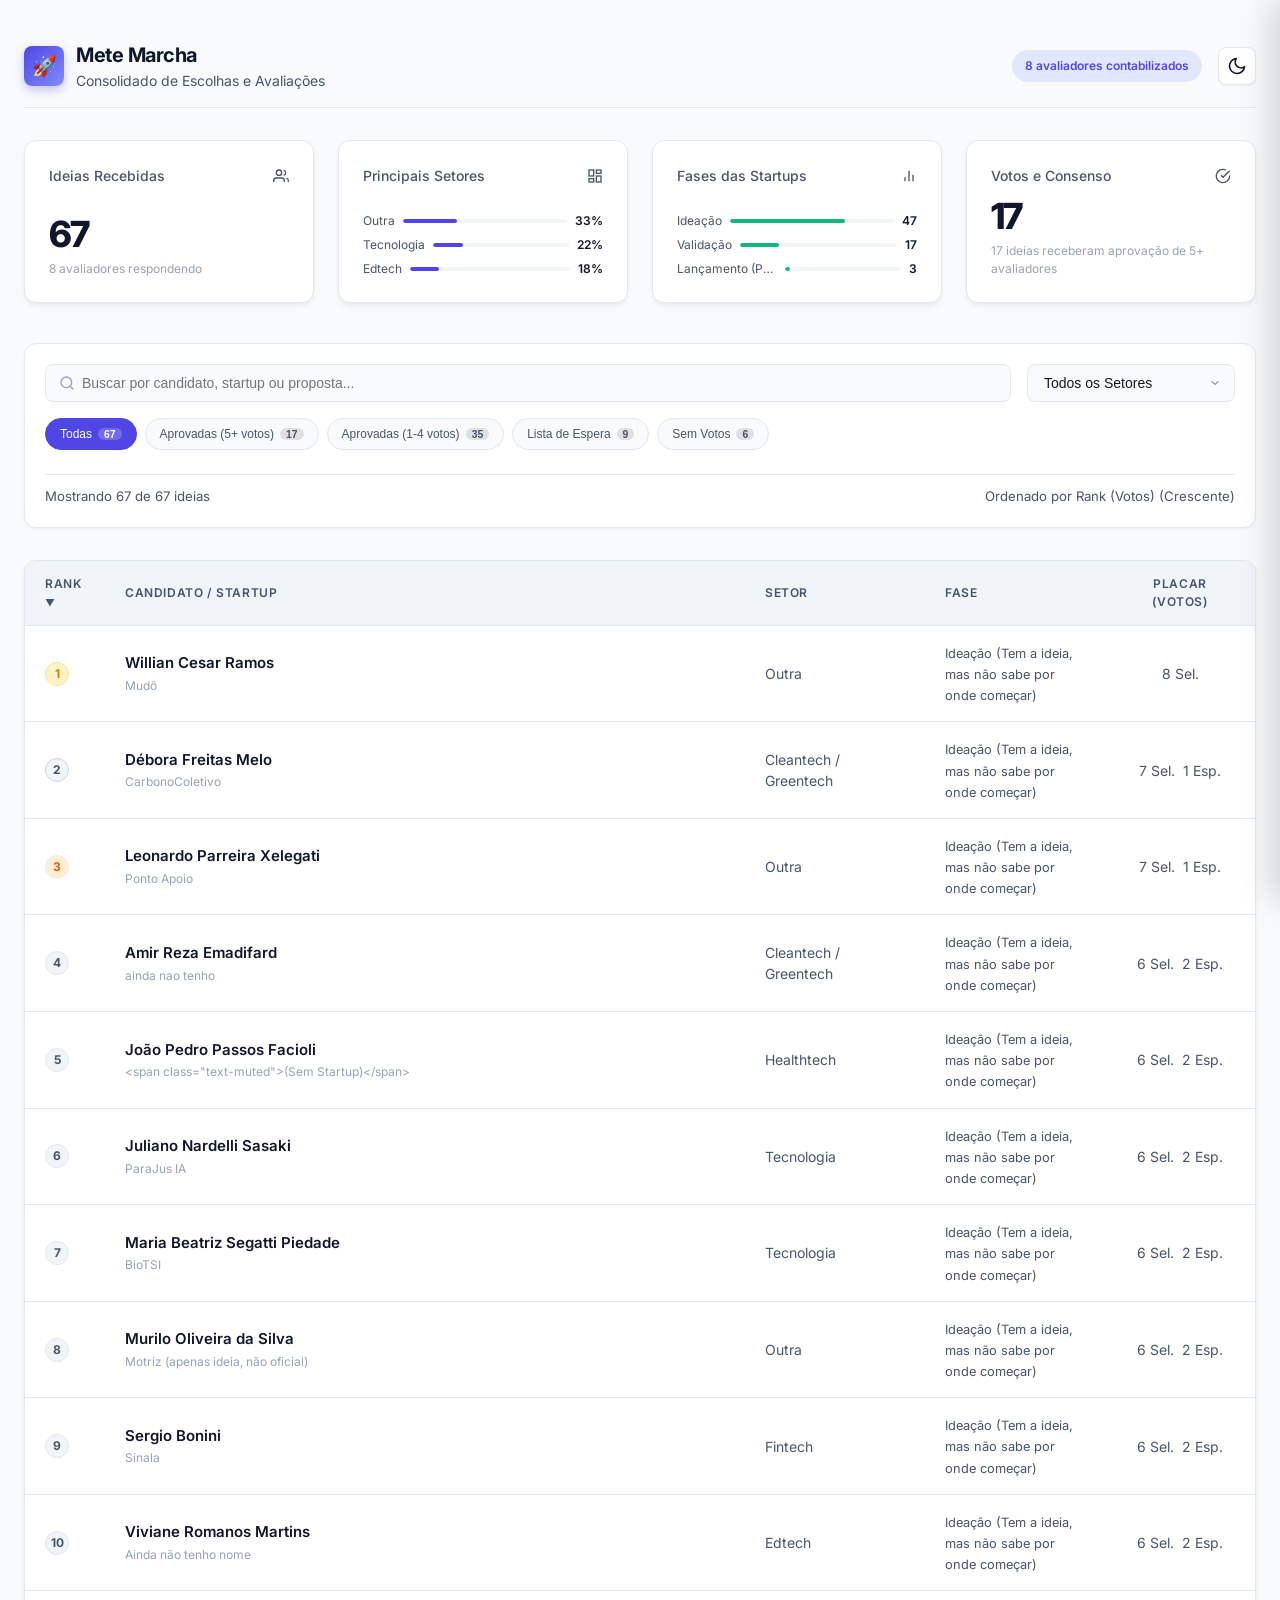
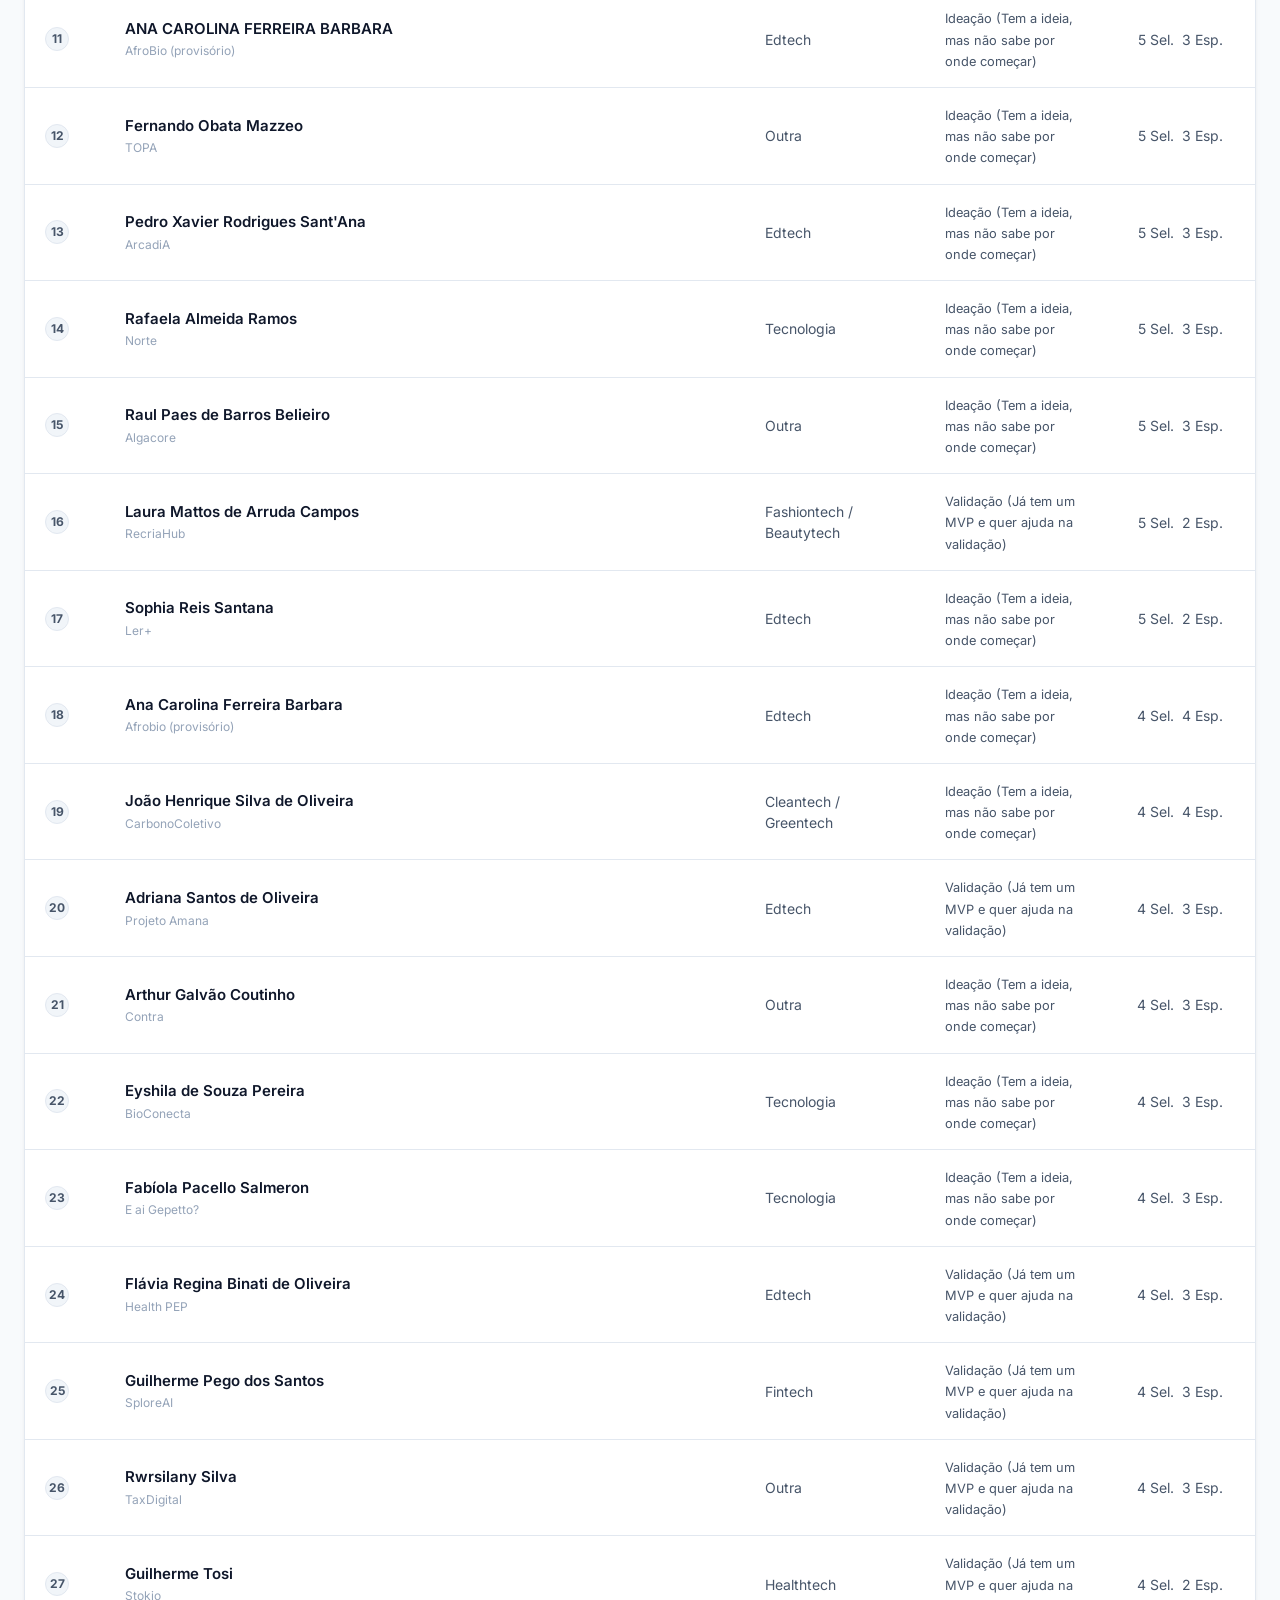
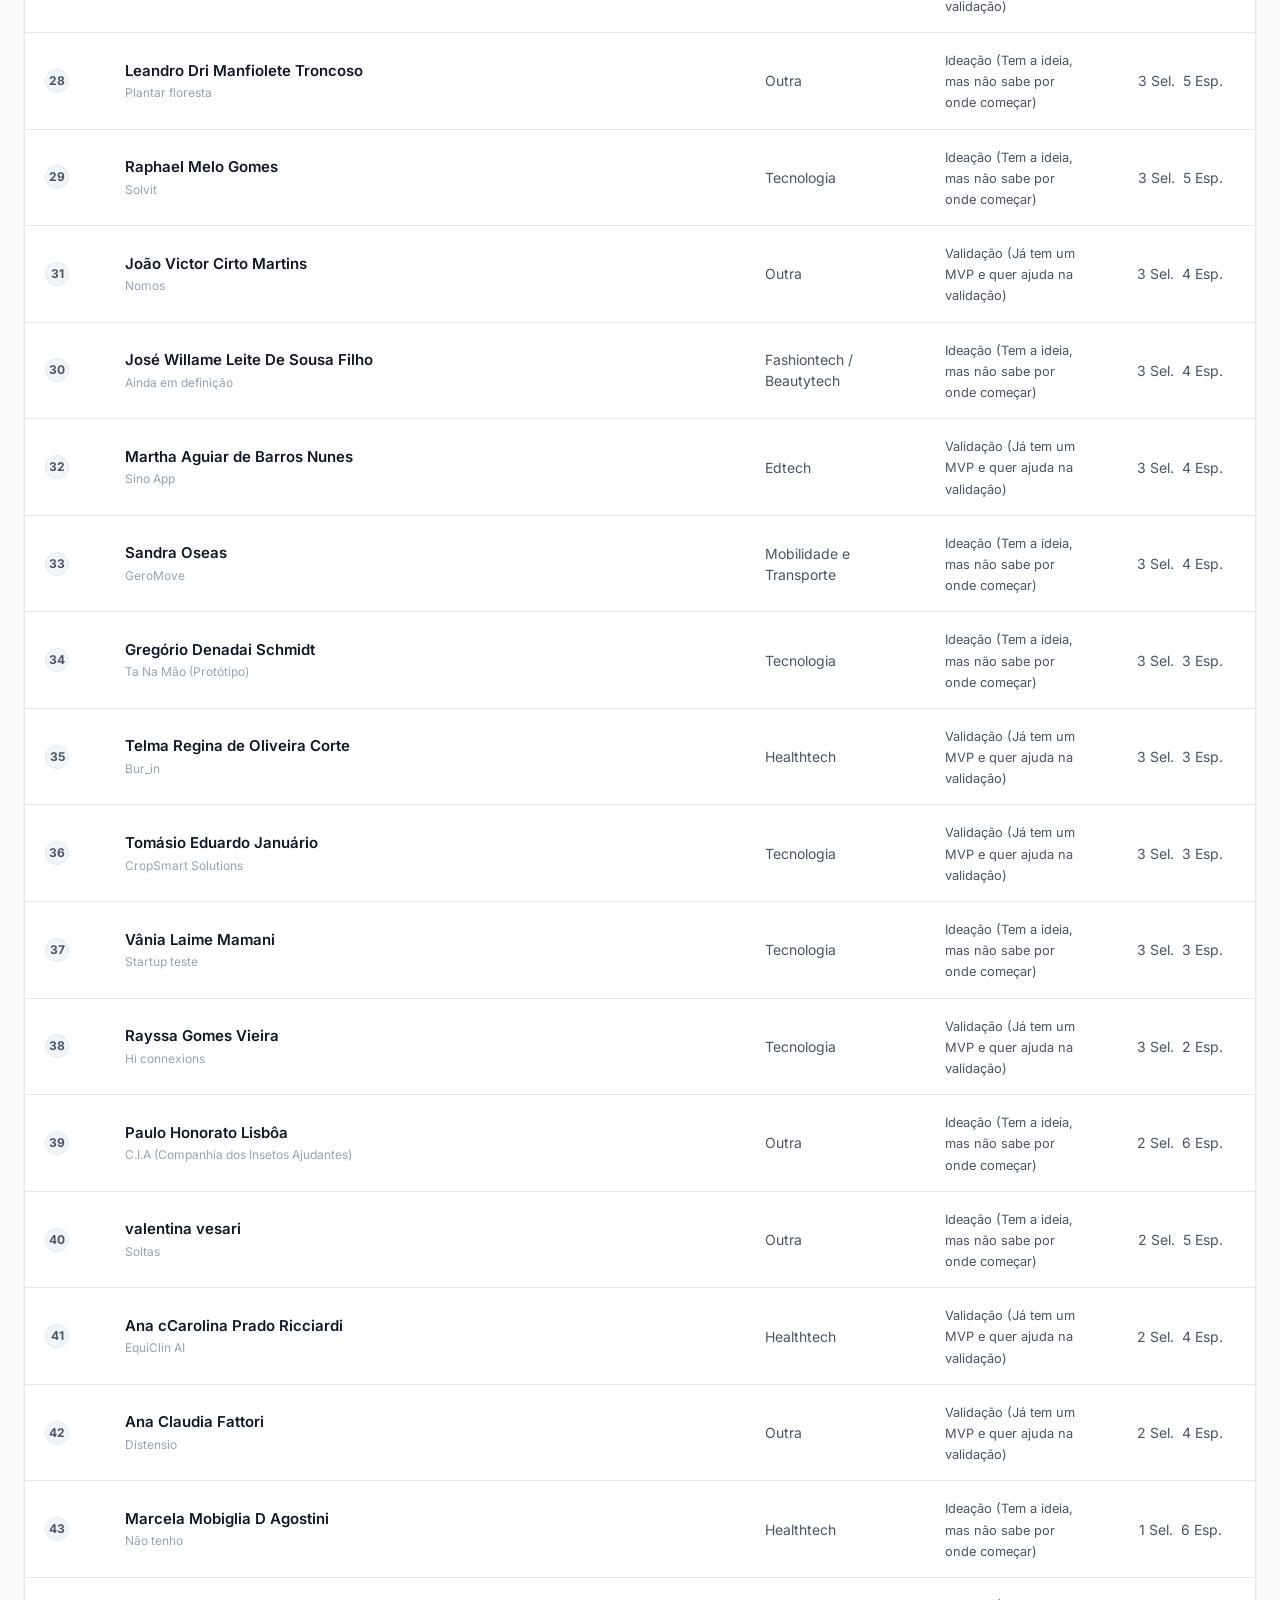
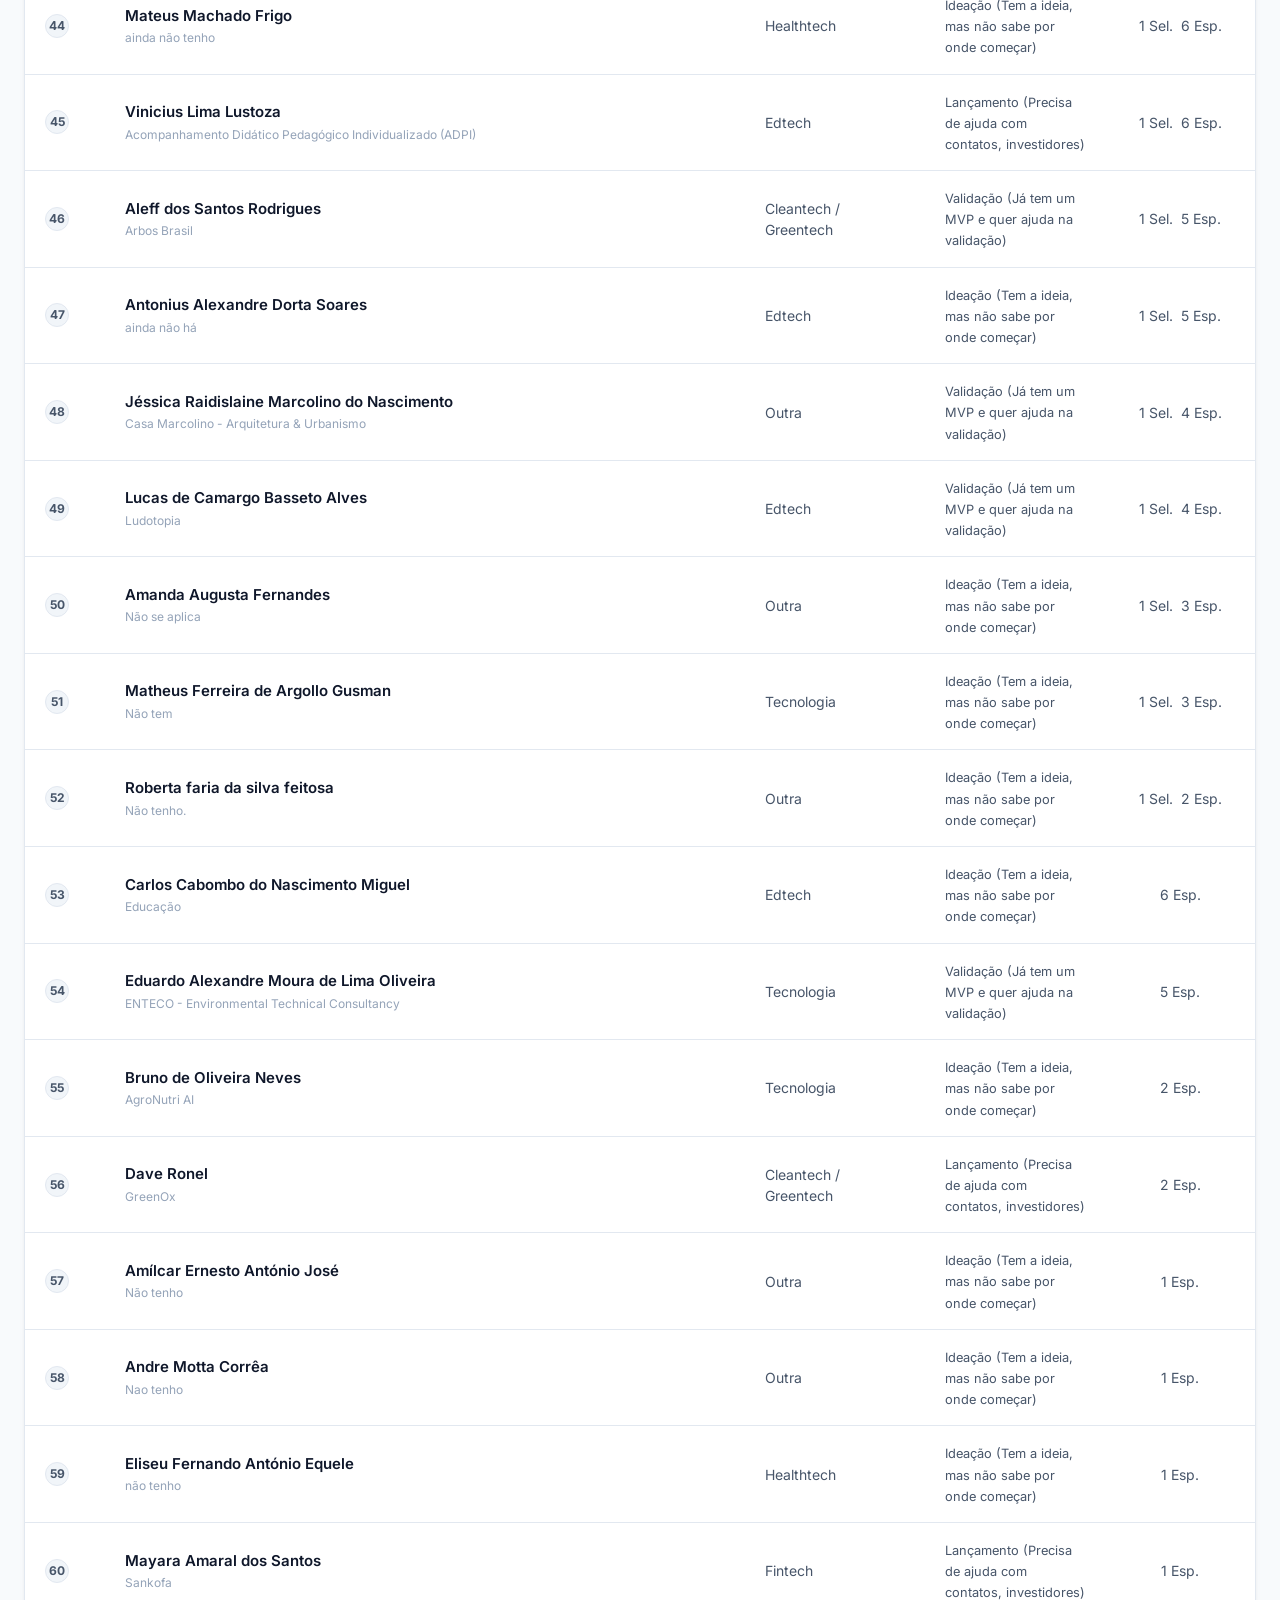
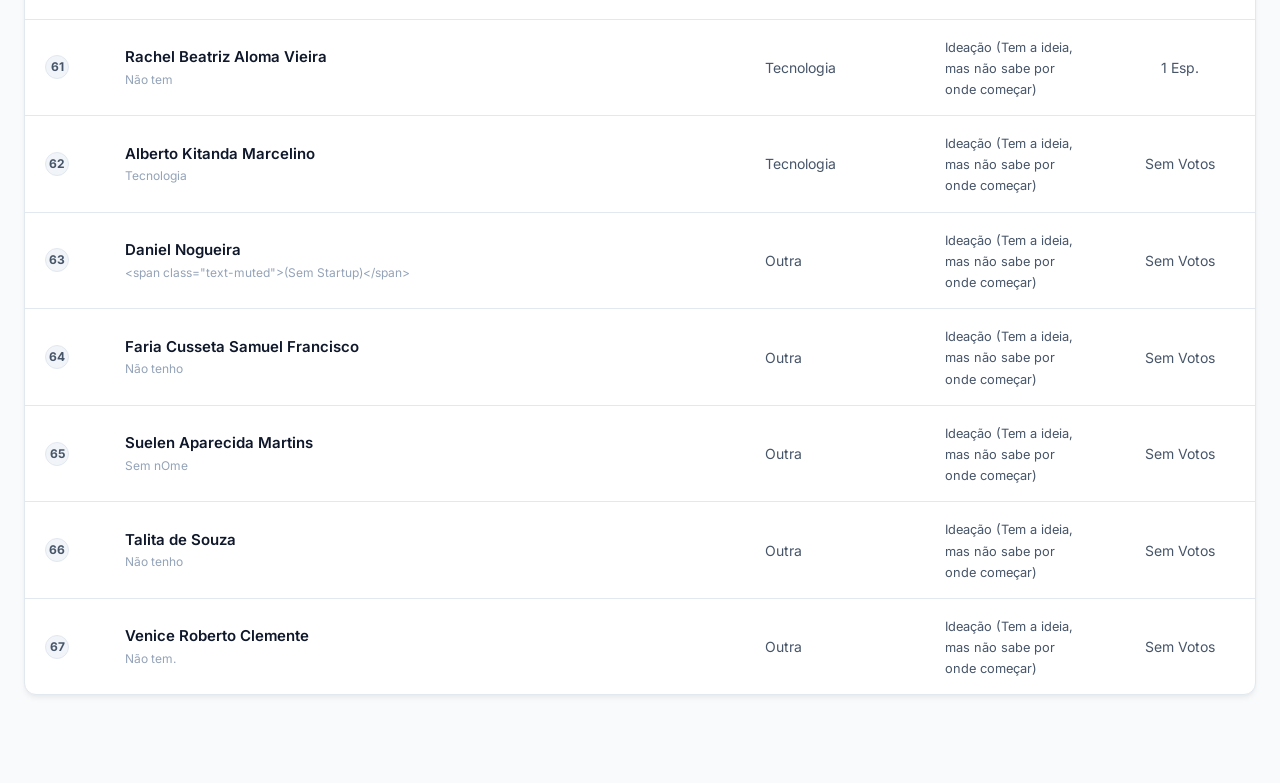
<file: relatorio_consolidado.html>
<!DOCTYPE html>
<html lang="pt-BR">
<head>
    <meta charset="UTF-8">
    <meta name="viewport" content="width=device-width, initial-scale=1.0">
    <title>Mete Marcha — Consolidação de Avaliações</title>
    <!-- Fonts -->
    <link rel="preconnect" href="https://fonts.googleapis.com">
    <link rel="preconnect" href="https://fonts.gstatic.com" crossorigin>
    <link href="https://fonts.googleapis.com/css2?family=Inter:wght@300;400;500;600;700;800&display=swap" rel="stylesheet">
    <style>
        /* Vanilla CSS Reset & Variables */
        :root {
            --bg-primary: #f8fafc;
            --bg-secondary: #ffffff;
            --bg-tertiary: #f1f5f9;
            --text-primary: #0f172a;
            --text-secondary: #475569;
            --text-muted: #94a3b8;
            --border-color: #e2e8f0;
            
            --accent-color: #4f46e5;
            --accent-hover: #4338ca;
            --accent-light: #e0e7ff;
            
            --status-selected-bg: #ecfdf5;
            --status-selected-text: #047857;
            --status-selected-border: #a7f3d0;
            
            --status-espera-bg: #fffbeb;
            --status-espera-text: #b45309;
            --status-espera-border: #fde68a;
            
            --status-none-bg: #f3f4f6;
            --status-none-text: #6b7280;
            --status-none-border: #e5e7eb;
            
            --status-descl-bg: #fef2f2;
            --status-descl-text: #b91c1c;
            --status-descl-border: #fca5a5;

            --shadow-sm: 0 1px 2px 0 rgba(0, 0, 0, 0.05);
            --shadow-md: 0 4px 6px -1px rgba(0, 0, 0, 0.05), 0 2px 4px -1px rgba(0, 0, 0, 0.03);
            --shadow-lg: 0 10px 15px -3px rgba(0, 0, 0, 0.08), 0 4px 6px -2px rgba(0, 0, 0, 0.04);
            --shadow-xl: 0 20px 25px -5px rgba(0, 0, 0, 0.1), 0 10px 10px -5px rgba(0, 0, 0, 0.04);

            --radius-md: 8px;
            --radius-lg: 12px;
            --radius-xl: 16px;
        }

        .dark-theme {
            --bg-primary: #090d16;
            --bg-secondary: #111827;
            --bg-tertiary: #1f2937;
            --text-primary: #f9fafb;
            --text-secondary: #d1d5db;
            --text-muted: #6b7280;
            --border-color: #374151;
            
            --accent-color: #6366f1;
            --accent-hover: #4f46e5;
            --accent-light: #1e1b4b;
            
            --status-selected-bg: #064e3b;
            --status-selected-text: #34d399;
            --status-selected-border: #065f46;
            
            --status-espera-bg: #78350f;
            --status-espera-text: #fbbf24;
            --status-espera-border: #92400e;
            
            --status-none-bg: #1f2937;
            --status-none-text: #9ca3af;
            --status-none-border: #374151;
            
            --status-descl-bg: #7f1d1d;
            --status-descl-text: #fca5a5;
            --status-descl-border: #991b1b;
        }

        * {
            box-sizing: border-box;
            margin: 0;
            padding: 0;
        }

        body {
            font-family: 'Inter', -apple-system, BlinkMacSystemFont, "Segoe UI", Roboto, sans-serif;
            background-color: var(--bg-primary);
            color: var(--text-primary);
            line-height: 1.5;
            transition: background-color 0.3s, color 0.3s;
            padding-bottom: 2rem;
        }

        a {
            color: var(--accent-color);
            text-decoration: none;
        }
        a:hover {
            text-decoration: underline;
        }

        .container {
            width: 100%;
            max-width: 1280px;
            margin: 0 auto;
            padding: 1.5rem;
        }

        /* Header Styles */
        header {
            display: flex;
            justify-content: space-between;
            align-items: center;
            padding: 1rem 0;
            margin-bottom: 2rem;
            border-bottom: 1px solid var(--border-color);
        }

        .header-logo {
            display: flex;
            align-items: center;
            gap: 0.75rem;
        }

        .logo-icon {
            display: flex;
            align-items: center;
            justify-content: center;
            width: 40px;
            height: 40px;
            background: linear-gradient(135deg, var(--accent-color), #818cf8);
            color: white;
            border-radius: var(--radius-md);
            font-weight: 800;
            font-size: 1.25rem;
            box-shadow: 0 4px 10px rgba(79, 70, 229, 0.3);
        }

        .header-title h1 {
            font-size: 1.25rem;
            font-weight: 700;
            letter-spacing: -0.025em;
        }
        .header-title p {
            font-size: 0.875rem;
            color: var(--text-secondary);
        }

        .header-actions {
            display: flex;
            align-items: center;
            gap: 1rem;
        }

        .btn-toggle-theme {
            background: var(--bg-secondary);
            border: 1px solid var(--border-color);
            color: var(--text-primary);
            padding: 0.5rem;
            border-radius: var(--radius-md);
            cursor: pointer;
            display: flex;
            align-items: center;
            justify-content: center;
            transition: all 0.2s;
            box-shadow: var(--shadow-sm);
        }
        .btn-toggle-theme:hover {
            background: var(--bg-tertiary);
        }

        .badge-evaluators {
            background-color: var(--accent-light);
            color: var(--accent-color);
            font-size: 0.75rem;
            font-weight: 600;
            padding: 0.375rem 0.75rem;
            border-radius: 9999px;
            border: 1px solid var(--border-color);
        }

        /* Overview/Stats Grid */
        .stats-grid {
            display: grid;
            grid-template-columns: repeat(4, 1fr);
            gap: 1.5rem;
            margin-bottom: 2.5rem;
        }

        .stat-card {
            background: var(--bg-secondary);
            border: 1px solid var(--border-color);
            border-radius: var(--radius-lg);
            padding: 1.5rem;
            box-shadow: var(--shadow-md);
            transition: transform 0.2s, box-shadow 0.2s;
            display: flex;
            flex-direction: column;
            justify-content: space-between;
        }
        .stat-card:hover {
            transform: translateY(-2px);
            box-shadow: var(--shadow-lg);
        }

        .stat-header {
            display: flex;
            justify-content: space-between;
            align-items: center;
            color: var(--text-secondary);
            font-size: 0.875rem;
            font-weight: 500;
            margin-bottom: 0.75rem;
        }

        .stat-value {
            font-size: 2.25rem;
            font-weight: 800;
            letter-spacing: -0.05em;
            color: var(--text-primary);
            line-height: 1;
            margin-bottom: 0.5rem;
        }

        .stat-desc {
            font-size: 0.75rem;
            color: var(--text-muted);
        }

        /* Horizontal progress distributions in stat cards */
        .mini-dist-list {
            display: flex;
            flex-direction: column;
            gap: 0.375rem;
            margin-top: 0.5rem;
        }

        .mini-dist-item {
            display: flex;
            justify-content: space-between;
            align-items: center;
            font-size: 0.75rem;
        }

        .mini-dist-label {
            color: var(--text-secondary);
            white-space: nowrap;
            overflow: hidden;
            text-overflow: ellipsis;
            max-width: 100px;
        }

        .mini-dist-bar-wrapper {
            flex-grow: 1;
            margin: 0 0.5rem;
            height: 4px;
            background: var(--bg-tertiary);
            border-radius: 2px;
            overflow: hidden;
        }

        .mini-dist-bar {
            height: 100%;
            background: var(--accent-color);
            border-radius: 2px;
        }

        .mini-dist-value {
            font-weight: 600;
            color: var(--text-primary);
        }

        /* Controls Section */
        .controls-section {
            background: var(--bg-secondary);
            border: 1px solid var(--border-color);
            border-radius: var(--radius-lg);
            padding: 1.25rem;
            margin-bottom: 2rem;
            box-shadow: var(--shadow-sm);
            display: flex;
            flex-direction: column;
            gap: 1rem;
        }

        .filters-row {
            display: flex;
            gap: 1rem;
            flex-wrap: wrap;
            align-items: center;
        }

        .search-wrapper {
            flex-grow: 1;
            min-width: 250px;
            position: relative;
        }

        .search-icon {
            position: absolute;
            left: 0.875rem;
            top: 50%;
            transform: translateY(-50%);
            color: var(--text-muted);
            pointer-events: none;
            width: 16px;
            height: 16px;
        }

        .search-input {
            width: 100%;
            background: var(--bg-primary);
            border: 1px solid var(--border-color);
            color: var(--text-primary);
            border-radius: var(--radius-md);
            padding: 0.625rem 1rem 0.625rem 2.25rem;
            font-size: 0.875rem;
            transition: all 0.2s;
        }
        .search-input:focus {
            border-color: var(--accent-color);
            box-shadow: 0 0 0 3px var(--accent-light);
            outline: none;
        }

        .select-wrapper {
            position: relative;
            min-width: 180px;
        }

        .select-input {
            width: 100%;
            background: var(--bg-primary);
            border: 1px solid var(--border-color);
            color: var(--text-primary);
            border-radius: var(--radius-md);
            padding: 0.625rem 2rem 0.625rem 1rem;
            font-size: 0.875rem;
            appearance: none;
            cursor: pointer;
            transition: all 0.2s;
        }
        .select-input:focus {
            border-color: var(--accent-color);
            box-shadow: 0 0 0 3px var(--accent-light);
            outline: none;
        }

        .select-arrow {
            position: absolute;
            right: 0.875rem;
            top: 50%;
            transform: translateY(-50%);
            color: var(--text-secondary);
            pointer-events: none;
            width: 12px;
            height: 12px;
        }

        .pills-container {
            display: flex;
            gap: 0.5rem;
            flex-wrap: wrap;
            align-items: center;
        }

        .pill-btn {
            background: var(--bg-primary);
            border: 1px solid var(--border-color);
            color: var(--text-secondary);
            font-size: 0.75rem;
            font-weight: 500;
            padding: 0.5rem 0.875rem;
            border-radius: 9999px;
            cursor: pointer;
            transition: all 0.2s;
            display: flex;
            align-items: center;
            gap: 0.375rem;
        }
        .pill-btn:hover {
            background: var(--bg-tertiary);
            color: var(--text-primary);
        }
        .pill-btn.active {
            background: var(--accent-color);
            color: white;
            border-color: var(--accent-color);
        }

        .pill-count {
            background: rgba(0, 0, 0, 0.1);
            color: inherit;
            padding: 0.05rem 0.375rem;
            border-radius: 9999px;
            font-size: 0.65rem;
            font-weight: 600;
        }
        .pill-btn.active .pill-count {
            background: rgba(255, 255, 255, 0.2);
        }

        .results-info {
            display: flex;
            justify-content: space-between;
            align-items: center;
            font-size: 0.825rem;
            color: var(--text-secondary);
            border-top: 1px solid var(--border-color);
            padding-top: 0.75rem;
            margin-top: 0.5rem;
        }

        /* Table & Layout */
        .table-container {
            background: var(--bg-secondary);
            border: 1px solid var(--border-color);
            border-radius: var(--radius-lg);
            box-shadow: var(--shadow-md);
            overflow: hidden;
            margin-bottom: 2rem;
        }

        table {
            width: 100%;
            border-collapse: collapse;
            text-align: left;
        }

        th {
            background: var(--bg-tertiary);
            padding: 0.875rem 1.25rem;
            font-size: 0.75rem;
            font-weight: 600;
            text-transform: uppercase;
            letter-spacing: 0.05em;
            color: var(--text-secondary);
            border-bottom: 1px solid var(--border-color);
            user-select: none;
        }
        
        th.sortable {
            cursor: pointer;
        }
        th.sortable:hover {
            color: var(--text-primary);
            background: var(--border-color);
        }

        th.sort-active::after {
            content: ' ▲';
            font-size: 0.6rem;
        }
        th.sort-active-desc::after {
            content: ' ▼';
            font-size: 0.6rem;
        }

        td {
            padding: 1rem 1.25rem;
            font-size: 0.875rem;
            color: var(--text-secondary);
            border-bottom: 1px solid var(--border-color);
            transition: background 0.15s;
        }

        tr:last-child td {
            border-bottom: none;
        }

        tr.clickable-row {
            cursor: pointer;
        }
        tr.clickable-row:hover td {
            background: var(--bg-tertiary);
            color: var(--text-primary);
        }

        .rank-badge {
            display: inline-flex;
            align-items: center;
            justify-content: center;
            width: 24px;
            height: 24px;
            background: var(--bg-tertiary);
            border: 1px solid var(--border-color);
            color: var(--text-secondary);
            font-weight: 700;
            font-size: 0.75rem;
            border-radius: 50%;
        }

        tr:nth-child(1) .rank-badge {
            background: #fef3c7;
            color: #d97706;
            border-color: #fde68a;
        }
        tr:nth-child(2) .rank-badge {
            background: #f1f5f9;
            color: #475569;
            border-color: #cbd5e1;
        }
        tr:nth-child(3) .rank-badge {
            background: #ffedd5;
            color: #ea580c;
            border-color: #ffedd5;
        }

        .founder-name {
            font-weight: 600;
            color: var(--text-primary);
            font-size: 0.9375rem;
        }

        .startup-name {
            font-size: 0.75rem;
            color: var(--text-muted);
            margin-top: 0.125rem;
        }

        .votes-group {
            display: flex;
            align-items: center;
            gap: 0.5rem;
        }

        /* Mobile Cards Layout */
        .mobile-card-grid {
            display: none;
            flex-direction: column;
            gap: 1rem;
            margin-bottom: 2rem;
        }

        .mobile-card {
            background: var(--bg-secondary);
            border: 1px solid var(--border-color);
            border-radius: var(--radius-lg);
            padding: 1.25rem;
            box-shadow: var(--shadow-sm);
            display: flex;
            flex-direction: column;
            gap: 0.75rem;
            cursor: pointer;
            transition: transform 0.2s, box-shadow 0.2s;
        }
        .mobile-card:hover {
            transform: translateY(-2px);
            box-shadow: var(--shadow-md);
        }

        .m-card-header {
            display: flex;
            justify-content: space-between;
            align-items: start;
        }

        .m-card-title {
            display: flex;
            flex-direction: column;
        }

        .m-card-tags {
            display: flex;
            gap: 0.375rem;
            flex-wrap: wrap;
            margin-top: 0.25rem;
        }

        .m-card-votes {
            display: flex;
            justify-content: space-between;
            align-items: center;
            border-top: 1px solid var(--border-color);
            padding-top: 0.75rem;
            margin-top: 0.25rem;
        }

        .btn-view-details {
            display: inline-flex;
            align-items: center;
            justify-content: center;
            gap: 0.375rem;
            background: var(--accent-light);
            color: var(--accent-color);
            border: none;
            border-radius: var(--radius-md);
            padding: 0.5rem 0.875rem;
            font-size: 0.75rem;
            font-weight: 600;
            cursor: pointer;
            transition: all 0.2s;
        }
        .btn-view-details:hover {
            background: var(--accent-color);
            color: white;
        }

        /* Drawer details overlay */
        .drawer-overlay {
            position: fixed;
            top: 0;
            left: 0;
            width: 100%;
            height: 100%;
            background: rgba(0, 0, 0, 0.4);
            backdrop-filter: blur(4px);
            z-index: 100;
            opacity: 0;
            visibility: hidden;
            transition: all 0.3s ease;
        }
        .drawer-overlay.active {
            opacity: 1;
            visibility: visible;
        }

        .drawer {
            position: fixed;
            top: 0;
            right: 0;
            width: 100%;
            max-width: 580px;
            height: 100%;
            background: var(--bg-secondary);
            box-shadow: -10px 0 30px rgba(0, 0, 0, 0.15);
            z-index: 101;
            transform: translateX(100%);
            transition: transform 0.3s cubic-bezier(0.4, 0, 0.2, 1);
            display: flex;
            flex-direction: column;
        }
        .drawer.active {
            transform: translateX(0);
        }

        .drawer-header {
            padding: 1.5rem;
            border-bottom: 1px solid var(--border-color);
            display: flex;
            justify-content: space-between;
            align-items: center;
            background: var(--bg-tertiary);
        }

        .drawer-meta {
            display: flex;
            flex-direction: column;
            gap: 0.25rem;
        }

        .drawer-title {
            font-size: 1.25rem;
            font-weight: 700;
            color: var(--text-primary);
            letter-spacing: -0.025em;
        }
        .drawer-subtitle {
            font-size: 0.875rem;
            color: var(--text-secondary);
        }

        .drawer-close {
            background: transparent;
            border: none;
            font-size: 1.5rem;
            line-height: 1;
            color: var(--text-secondary);
            cursor: pointer;
            padding: 0.25rem;
            border-radius: var(--radius-sm);
            transition: all 0.2s;
        }
        .drawer-close:hover {
            background: var(--bg-secondary);
            color: var(--text-primary);
        }

        .drawer-body {
            padding: 1.5rem;
            overflow-y: auto;
            flex-grow: 1;
            display: flex;
            flex-direction: column;
            gap: 1.75rem;
        }

        .drawer-section {
            display: flex;
            flex-direction: column;
            gap: 0.75rem;
        }

        .drawer-section-title {
            font-size: 0.75rem;
            font-weight: 700;
            text-transform: uppercase;
            letter-spacing: 0.05em;
            color: var(--text-muted);
            border-bottom: 1px solid var(--border-color);
            padding-bottom: 0.375rem;
        }

        .drawer-field {
            display: flex;
            flex-direction: column;
            gap: 0.25rem;
        }

        .drawer-label {
            font-size: 0.75rem;
            font-weight: 600;
            color: var(--text-secondary);
        }

        .drawer-val {
            font-size: 0.875rem;
            color: var(--text-primary);
            background: var(--bg-primary);
            border: 1px solid var(--border-color);
            border-radius: var(--radius-md);
            padding: 0.75rem;
            word-break: break-word;
        }

        .drawer-grid-2 {
            display: grid;
            grid-template-columns: repeat(2, 1fr);
            gap: 1rem;
        }

        /* Tab Controls inside Drawer */
        .drawer-tabs {
            display: flex;
            border-bottom: 1px solid var(--border-color);
            margin-bottom: 1rem;
        }

        .drawer-tab-btn {
            background: none;
            border: none;
            padding: 0.75rem 1.25rem;
            font-size: 0.875rem;
            font-weight: 500;
            color: var(--text-secondary);
            cursor: pointer;
            border-bottom: 2px solid transparent;
            margin-bottom: -1px;
            transition: all 0.2s;
        }
        .drawer-tab-btn:hover {
            color: var(--text-primary);
        }
        .drawer-tab-btn.active {
            color: var(--accent-color);
            border-bottom-color: var(--accent-color);
            font-weight: 600;
        }

        /* Comments/Feedbacks list styling */
        .comments-list {
            display: flex;
            flex-direction: column;
            gap: 1rem;
        }

        .comment-card {
            background: var(--bg-primary);
            border: 1px solid var(--border-color);
            border-radius: var(--radius-lg);
            padding: 1rem;
            display: flex;
            flex-direction: column;
            gap: 0.5rem;
        }

        .comment-header {
            display: flex;
            justify-content: space-between;
            align-items: center;
            font-size: 0.75rem;
            font-weight: 600;
        }

        .comment-author {
            color: var(--text-primary);
        }

        .comment-body {
            font-size: 0.875rem;
            color: var(--text-secondary);
            font-style: italic;
            line-height: 1.4;
        }

        .no-comments-info {
            text-align: center;
            padding: 2rem;
            color: var(--text-muted);
            font-size: 0.875rem;
        }

        /* Empty State */
        .empty-state {
            text-align: center;
            padding: 4rem 2rem;
            background: var(--bg-secondary);
            border: 1px solid var(--border-color);
            border-radius: var(--radius-lg);
            color: var(--text-secondary);
            display: none;
        }

        .empty-state-title {
            font-size: 1.125rem;
            font-weight: 600;
            color: var(--text-primary);
            margin-bottom: 0.5rem;
        }

        /* Responsive Layout Overrides */
        @media (max-width: 1024px) {
            .stats-grid {
                grid-template-columns: repeat(2, 1fr);
            }
        }

        @media (max-width: 768px) {
            .container {
                padding: 1rem;
            }
            header {
                flex-direction: column;
                align-items: flex-start;
                gap: 1rem;
            }
            .header-actions {
                width: 100%;
                justify-content: space-between;
            }
            .stats-grid {
                grid-template-columns: 1fr;
                gap: 1rem;
            }
            .table-container {
                display: none;
            }
            .mobile-card-grid {
                display: flex;
            }
            .controls-section {
                padding: 1rem;
            }
            .filters-row {
                flex-direction: column;
                align-items: stretch;
            }
            .search-wrapper, .select-wrapper {
                width: 100%;
            }
            .drawer {
                max-width: 100%;
            }
            .drawer-grid-2 {
                grid-template-columns: 1fr;
            }
        }
    </style>
</head>
<body>
    <div class="container">
        <!-- Header -->
        <header>
            <div class="header-logo">
                <div class="logo-icon">🚀</div>
                <div class="header-title">
                    <h1>Mete Marcha</h1>
                    <p>Consolidado de Escolhas e Avaliações</p>
                </div>
            </div>
            <div class="header-actions">
                <span class="badge-evaluators" id="evaluators-badge">0 avaliadores</span>
                <button class="btn-toggle-theme" id="theme-toggle" title="Alternar tema">
                    <!-- Sun Icon -->
                    <svg id="sun-icon" style="display:none;" xmlns="http://www.w3.org/2000/svg" width="20" height="20" viewBox="0 0 24 24" fill="none" stroke="currentColor" stroke-width="2" stroke-linecap="round" stroke-linejoin="round"><circle cx="12" cy="12" r="5"></circle><line x1="12" y1="1" x2="12" y2="3"></line><line x1="12" y1="21" x2="12" y2="23"></line><line x1="4.22" y1="4.22" x2="5.64" y2="5.64"></line><line x1="18.36" y1="18.36" x2="19.78" y2="19.78"></line><line x1="1" y1="12" x2="3" y2="12"></line><line x1="21" y1="12" x2="23" y2="12"></line><line x1="4.22" y1="19.78" x2="5.64" y2="18.36"></line><line x1="18.36" y1="5.64" x2="19.78" y2="4.22"></line></svg>
                    <!-- Moon Icon -->
                    <svg id="moon-icon" xmlns="http://www.w3.org/2000/svg" width="20" height="20" viewBox="0 0 24 24" fill="none" stroke="currentColor" stroke-width="2" stroke-linecap="round" stroke-linejoin="round"><path d="M21 12.79A9 9 0 1 1 11.21 3 7 7 0 0 0 21 12.79z"></path></svg>
                </button>
            </div>
        </header>

        <!-- Stats Overview -->
        <section class="stats-grid">
            <!-- Card 1: Geral -->
            <div class="stat-card">
                <div class="stat-header">
                    <span>Ideias Recebidas</span>
                    <svg xmlns="http://www.w3.org/2000/svg" width="16" height="16" viewBox="0 0 24 24" fill="none" stroke="currentColor" stroke-width="2"><path d="M17 21v-2a4 4 0 0 0-4-4H5a4 4 0 0 0-4 4v2"></path><circle cx="9" cy="7" r="4"></circle><path d="M23 21v-2a4 4 0 0 0-3-3.87"></path><path d="M16 3.13a4 4 0 0 1 0 7.75"></path></svg>
                </div>
                <div>
                    <div class="stat-value" id="stat-total-ideas">0</div>
                    <div class="stat-desc" id="stat-eval-info">Processando dados...</div>
                </div>
            </div>

            <!-- Card 2: Top Setores -->
            <div class="stat-card">
                <div class="stat-header">
                    <span>Principais Setores</span>
                    <svg xmlns="http://www.w3.org/2000/svg" width="16" height="16" viewBox="0 0 24 24" fill="none" stroke="currentColor" stroke-width="2"><rect x="3" y="3" width="7" height="9"></rect><rect x="14" y="3" width="7" height="5"></rect><rect x="14" y="12" width="7" height="9"></rect><rect x="3" y="16" width="7" height="5"></rect></svg>
                </div>
                <div class="mini-dist-list" id="stat-sector-list">
                    <!-- Populated dynamically -->
                </div>
            </div>

            <!-- Card 3: Distribuição de Fases -->
            <div class="stat-card">
                <div class="stat-header">
                    <span>Fases das Startups</span>
                    <svg xmlns="http://www.w3.org/2000/svg" width="16" height="16" viewBox="0 0 24 24" fill="none" stroke="currentColor" stroke-width="2"><line x1="18" y1="20" x2="18" y2="10"></line><line x1="12" y1="20" x2="12" y2="4"></line><line x1="6" y1="20" x2="6" y2="14"></line></svg>
                </div>
                <div class="mini-dist-list" id="stat-phase-list">
                    <!-- Populated dynamically -->
                </div>
            </div>

            <!-- Card 4: Taxa de Seleção -->
            <div class="stat-card">
                <div class="stat-header">
                    <span>Votos e Consenso</span>
                    <svg xmlns="http://www.w3.org/2000/svg" width="16" height="16" viewBox="0 0 24 24" fill="none" stroke="currentColor" stroke-width="2"><path d="M22 11.08V12a10 10 0 1 1-5.93-9.14"></path><polyline points="22 4 12 14.01 9 11.01"></polyline></svg>
                </div>
                <div>
                    <div class="stat-value" id="stat-consenso-val">0</div>
                    <div class="stat-desc" id="stat-consenso-desc">Ideias com consenso significativo (5+ votos)</div>
                </div>
            </div>
        </section>

        <!-- Filters Section -->
        <section class="controls-section">
            <div class="filters-row">
                <!-- Search -->
                <div class="search-wrapper">
                    <svg class="search-icon" xmlns="http://www.w3.org/2000/svg" viewBox="0 0 24 24" fill="none" stroke="currentColor" stroke-width="2" stroke-linecap="round" stroke-linejoin="round"><circle cx="11" cy="11" r="8"></circle><line x1="21" y1="21" x2="16.65" y2="16.65"></line></svg>
                    <input type="text" class="search-input" id="search-box" placeholder="Buscar por candidato, startup ou proposta...">
                </div>

                <!-- Sector dropdown -->
                <div class="select-wrapper">
                    <select class="select-input" id="sector-select">
                        <option value="">Todos os Setores</option>
                    </select>
                    <svg class="select-arrow" xmlns="http://www.w3.org/2000/svg" viewBox="0 0 24 24" fill="none" stroke="currentColor" stroke-width="2" stroke-linecap="round" stroke-linejoin="round"><polyline points="6 9 12 15 18 9"></polyline></svg>
                </div>
            </div>

            <!-- Status filter Pills -->
            <div class="pills-container" id="status-pills">
                <!-- Populated dynamically to show exact counts -->
            </div>

            <div class="results-info">
                <span id="results-count">Mostrando 0 de 0 ideias</span>
                <span id="sort-info">Ordenado por Rank (Votos)</span>
            </div>
        </section>

        <!-- Table Desktop -->
        <div class="table-container">
            <table>
                <thead>
                    <tr>
                        <th class="sortable sort-active-desc" style="width: 80px;" data-sort="rank">Rank</th>
                        <th class="sortable" data-sort="name">Candidato / Startup</th>
                        <th class="sortable" style="width: 180px;" data-sort="sector">Setor</th>
                        <th class="sortable" style="width: 180px;" data-sort="phase">Fase</th>
                        <th class="sortable" style="width: 150px; text-align: center;" data-sort="votes">Placar (Votos)</th>
                    </tr>
                </thead>
                <tbody id="ideas-table-body">
                    <!-- Populated dynamically -->
                </tbody>
            </table>
        </div>

        <!-- Mobile Cards Grid -->
        <div class="mobile-card-grid" id="ideas-mobile-grid">
            <!-- Populated dynamically -->
        </div>

        <!-- Empty State -->
        <div class="empty-state" id="empty-state">
            <div class="empty-state-title">Nenhum resultado encontrado</div>
            <p>Tente ajustar os termos de busca ou mudar os filtros de setor e status.</p>
        </div>
    </div>

    <!-- Drawer Overlay -->
    <div class="drawer-overlay" id="drawer-overlay"></div>

    <!-- Details Drawer -->
    <div class="drawer" id="details-drawer">
        <div class="drawer-header">
            <div class="drawer-meta">
                <h2 class="drawer-title" id="d-startup-name">Nome da Startup</h2>
                <div class="drawer-subtitle" id="d-founder-name">Nome do Founder</div>
            </div>
            <button class="drawer-close" id="drawer-close" title="Fechar">&times;</button>
        </div>

        <div class="drawer-tabs">
            <button class="drawer-tab-btn active" data-tab="proposta">Proposta de Negócio</button>
            <button class="drawer-tab-btn" data-tab="avaliacoes">Avaliações e Comentários</button>
            <button class="drawer-tab-btn" data-tab="feedback">Feedback WhatsApp</button>
        </div>

        <div class="drawer-body">
            <!-- Tab Proposta -->
            <div class="tab-content" id="tab-proposta">
                <div class="drawer-body-inner" style="display: flex; flex-direction: column; gap: 1.5rem;">
                    <div class="drawer-grid-2">
                        <div class="drawer-field">
                            <span class="drawer-label">Setor</span>
                            <span class="drawer-val badge badge-sector" id="d-sector" style="display: inline-block; align-self: start;">Setor</span>
                        </div>
                        <div class="drawer-field">
                            <span class="drawer-label">Fase de Desenvolvimento</span>
                            <span class="drawer-val" id="d-phase">Fase</span>
                        </div>
                    </div>

                    <div class="drawer-grid-2">
                        <div class="drawer-field">
                            <span class="drawer-label">Email USP</span>
                            <div class="drawer-val" id="d-email" style="word-break: break-all;">Email</div>
                        </div>
                        <div class="drawer-field">
                            <span class="drawer-label">Telefone</span>
                            <div class="drawer-val" id="d-phone">Telefone</div>
                        </div>
                    </div>

                    <div class="drawer-grid-2">
                        <div class="drawer-field">
                            <span class="drawer-label">Curso</span>
                            <div class="drawer-val" id="d-course">Curso</div>
                        </div>
                        <div class="drawer-field">
                            <span class="drawer-label">Semestre</span>
                            <div class="drawer-val" id="d-semester">Semestre</div>
                        </div>
                    </div>

                    <div class="drawer-field">
                        <span class="drawer-label">Experiência Empreendedora anterior?</span>
                        <div class="drawer-val" id="d-experience">Sim / Não</div>
                    </div>

                    <div class="drawer-field">
                        <span class="drawer-label">Ideia de Solução</span>
                        <div class="drawer-val" id="d-solution" style="line-height: 1.6;">Solução...</div>
                    </div>

                    <div class="drawer-field">
                        <span class="drawer-label">Por que você e sua ideia devem fazer parte do Mete Marcha?</span>
                        <div class="drawer-val" id="d-rationale" style="line-height: 1.6;">Motivação...</div>
                    </div>

                    <div class="drawer-grid-2">
                        <div class="drawer-field">
                            <span class="drawer-label">Dedicação Declarada</span>
                            <div class="drawer-val" id="d-commitment">Sim</div>
                        </div>
                        <div class="drawer-field">
                            <span class="drawer-label">Dúvidas, reclamações ou sugestões</span>
                            <div class="drawer-val" id="d-suggestions">Nenhuma</div>
                        </div>
                    </div>
                </div>
            </div>

            <!-- Tab Avaliações -->
            <div class="tab-content" id="tab-avaliacoes" style="display: none;">
                <div class="drawer-body-inner" style="display: flex; flex-direction: column; gap: 1.5rem;">
                    <!-- Vote Summary Badge -->
                    <div class="drawer-field">
                        <span class="drawer-label">Resultado Consolidado</span>
                        <div style="display: flex; gap: 0.5rem; margin-top: 0.25rem;">
                            <span class="badge badge-selected" id="d-total-selected">0 selecionada</span>
                            <span class="badge badge-espera" id="d-total-espera">0 lista de espera</span>
                        </div>
                    </div>

                    <div class="drawer-section">
                        <span class="drawer-section-title">Avaliações Individuais</span>
                        <div class="comments-list" id="d-comments-list">
                            <!-- Populated dynamically -->
                        </div>
                    </div>
                </div>
            </div>

            <!-- Tab Feedback -->
            <div class="tab-content" id="tab-feedback" style="display: none;">
                <div class="drawer-body-inner" style="display: flex; flex-direction: column; gap: 1.5rem;">
                    <div class="drawer-field">
                        <span class="drawer-label">Mensagem Gerada</span>
                        <textarea class="drawer-val" id="d-feedback-text" style="line-height: 1.6; min-height: 250px; resize: vertical; font-family: inherit; margin-top: 0.5rem; outline: none; border: 1px solid var(--border-color); border-radius: var(--radius-md); padding: 1rem; width: 100%; box-sizing: border-box;"></textarea>
                    </div>
                    <div style="display: flex; gap: 0.75rem; flex-wrap: wrap;">
                        <button id="btn-copy-feedback" style="background-color: var(--status-selected-text); color: white; padding: 0.75rem 1.5rem; font-weight: 600; border: none; border-radius: var(--radius-md); cursor: pointer; transition: background-color 0.2s;">Copiar Mensagem</button>
                        <a id="btn-whatsapp-feedback" href="#" target="_blank" rel="noopener" style="display: inline-flex; align-items: center; gap: 0.5rem; background-color: #25D366; color: white; padding: 0.75rem 1.5rem; font-weight: 600; border: none; border-radius: var(--radius-md); cursor: pointer; text-decoration: none; transition: background-color 0.2s;">
                            <svg width="18" height="18" viewBox="0 0 24 24" fill="currentColor"><path d="M17.472 14.382c-.297-.149-1.758-.867-2.03-.967-.273-.099-.471-.148-.67.15-.197.297-.767.966-.94 1.164-.173.199-.347.223-.644.075-.297-.15-1.255-.463-2.39-1.475-.883-.788-1.48-1.761-1.653-2.059-.173-.297-.018-.458.13-.606.134-.133.298-.347.446-.52.149-.174.198-.298.298-.497.099-.198.05-.371-.025-.52-.075-.149-.669-1.612-.916-2.207-.242-.579-.487-.5-.669-.51-.173-.008-.371-.01-.57-.01-.198 0-.52.074-.792.372-.272.297-1.04 1.016-1.04 2.479 0 1.462 1.065 2.875 1.213 3.074.149.198 2.096 3.2 5.077 4.487.709.306 1.262.489 1.694.625.712.227 1.36.195 1.871.118.571-.085 1.758-.719 2.006-1.413.248-.694.248-1.289.173-1.413-.074-.124-.272-.198-.57-.347m-5.421 7.403h-.004a9.87 9.87 0 01-5.031-1.378l-.361-.214-3.741.982.998-3.648-.235-.374a9.86 9.86 0 01-1.51-5.26c.001-5.45 4.436-9.884 9.888-9.884 2.64 0 5.122 1.03 6.988 2.898a9.825 9.825 0 012.893 6.994c-.003 5.45-4.437 9.884-9.885 9.884m8.413-18.297A11.815 11.815 0 0012.05 0C5.495 0 .16 5.335.157 11.892c0 2.096.547 4.142 1.588 5.945L.057 24l6.305-1.654a11.882 11.882 0 005.683 1.448h.005c6.554 0 11.89-5.335 11.893-11.893a11.821 11.821 0 00-3.48-8.413z"/></svg>
                            Falar no WhatsApp
                        </a>
                    </div>
                </div>
            </div>
        </div>
    </div>

    <!-- Feedback Message Templates -->
    <script src="feedback_templates.js"></script>

    <!-- Data -->
    <script src="ideas_data.js"></script>

    <!-- JS Logic -->
    <script>
        // DOM Elements
        const themeToggleBtn = document.getElementById('theme-toggle');
        const sunIcon = document.getElementById('sun-icon');
        const moonIcon = document.getElementById('moon-icon');
        const evaluatorsBadge = document.getElementById('evaluators-badge');
        
        const statTotalIdeas = document.getElementById('stat-total-ideas');
        const statEvalInfo = document.getElementById('stat-eval-info');
        const statSectorList = document.getElementById('stat-sector-list');
        const statPhaseList = document.getElementById('stat-phase-list');
        const statConsensoVal = document.getElementById('stat-consenso-val');
        const statConsensoDesc = document.getElementById('stat-consenso-desc');
        
        const searchBox = document.getElementById('search-box');
        const sectorSelect = document.getElementById('sector-select');
        const statusPillsContainer = document.getElementById('status-pills');
        const resultsCountLabel = document.getElementById('results-count');
        const sortInfoLabel = document.getElementById('sort-info');
        
        const tableBody = document.getElementById('ideas-table-body');
        const mobileGrid = document.getElementById('ideas-mobile-grid');
        const emptyState = document.getElementById('empty-state');
        
        // Drawer elements
        const drawerOverlay = document.getElementById('drawer-overlay');
        const detailsDrawer = document.getElementById('details-drawer');
        const drawerCloseBtn = document.getElementById('drawer-close');
        const tabButtons = document.querySelectorAll('.drawer-tab-btn');
        const tabProposta = document.getElementById('tab-proposta');
        const tabAvaliacoes = document.getElementById('tab-avaliacoes');
        const tabFeedback = document.getElementById('tab-feedback');
        
        // Drawer contents
        const dStartupName = document.getElementById('d-startup-name');
        const dFounderName = document.getElementById('d-founder-name');
        const dSector = document.getElementById('d-sector');
        const dPhase = document.getElementById('d-phase');
        const dEmail = document.getElementById('d-email');
        const dPhone = document.getElementById('d-phone');
        const dCourse = document.getElementById('d-course');
        const dSemester = document.getElementById('d-semester');
        const dFeedbackText = document.getElementById('d-feedback-text');
        const btnCopyFeedback = document.getElementById('btn-copy-feedback');
        const btnWhatsappFeedback = document.getElementById('btn-whatsapp-feedback');
        
        const dExperience = document.getElementById('d-experience');
        const dSolution = document.getElementById('d-solution');
        const dRationale = document.getElementById('d-rationale');
        const dCommitment = document.getElementById('d-commitment');
        const dSuggestions = document.getElementById('d-suggestions');
        const dTotalSelected = document.getElementById('d-total-selected');
        const dTotalEspera = document.getElementById('d-total-espera');
        const dCommentsList = document.getElementById('d-comments-list');

        // State Management
        let currentFilterSector = '';
        let currentFilterStatus = 'all'; // all, approved_5plus, approved_1to4, espera, unvoted
        let currentSearchQuery = '';
        let currentSortColumn = 'rank';
        let currentSortOrder = 'asc'; // asc = standard ranking (most votes first)
        let filteredIdeas = [...IDEAS_DATA];

        // Initialize App
        function init() {
            // Theme setup
            const savedTheme = localStorage.getItem('theme');
            const prefersDark = window.matchMedia('(prefers-color-scheme: dark)').matches;
            if (savedTheme === 'dark' || (!savedTheme && prefersDark)) {
                document.body.classList.add('dark-theme');
                sunIcon.style.display = 'block';
                moonIcon.style.display = 'none';
            }

            // Setup Header Badge
            evaluatorsBadge.textContent = `${EVALUATORS_PROCESSED} avaliador${EVALUATORS_PROCESSED !== 1 ? 'es' : ''} contabilizado${EVALUATORS_PROCESSED !== 1 ? 's' : ''}`;
            if (EVALUATORS_FAILED_COUNT > 0) {
                evaluatorsBadge.textContent += ` (${EVALUATORS_FAILED_COUNT} pendente${EVALUATORS_FAILED_COUNT !== 1 ? 's' : ''})`;
                evaluatorsBadge.style.backgroundColor = 'var(--status-espera-bg)';
                evaluatorsBadge.style.color = 'var(--status-espera-text)';
            }

            // Populate filters and general statistics
            calculateGlobalStats();
            populateSectorDropdown();
            renderStatusPills();
            
            // Events
            themeToggleBtn.addEventListener('click', toggleTheme);
            searchBox.addEventListener('input', handleSearch);
            sectorSelect.addEventListener('change', handleSectorSelect);
            drawerCloseBtn.addEventListener('click', closeDrawer);
            drawerOverlay.addEventListener('click', closeDrawer);
            
            // ESC key to close drawer
            window.addEventListener('keydown', (e) => {
                if (e.key === 'Escape') closeDrawer();
            });

            // Sorting Headers
            document.querySelectorAll('th.sortable').forEach(th => {
                th.addEventListener('click', () => {
                    const col = th.getAttribute('data-sort');
                    handleSort(col, th);
                });
            });

            // Tabs events inside Drawer
            tabButtons.forEach(btn => {
                btn.addEventListener('click', () => {
                    tabButtons.forEach(b => b.classList.remove('active'));
                    btn.classList.add('active');
                    const tabName = btn.getAttribute('data-tab');
                    if (tabName === 'proposta') {
                        tabProposta.style.display = 'block';
                        tabAvaliacoes.style.display = 'none';
                        tabFeedback.style.display = 'none';
                    } else if (tabName === 'avaliacoes') {
                        tabProposta.style.display = 'none';
                        tabAvaliacoes.style.display = 'block';
                        tabFeedback.style.display = 'none';
                    } else {
                        tabProposta.style.display = 'none';
                        tabAvaliacoes.style.display = 'none';
                        tabFeedback.style.display = 'block';
                    }
                });
            });

            btnCopyFeedback.addEventListener('click', () => {
                dFeedbackText.select();
                document.execCommand('copy');
                const oldText = btnCopyFeedback.textContent;
                btnCopyFeedback.textContent = 'Copiado!';
                setTimeout(() => btnCopyFeedback.textContent = oldText, 2000);
            });

            // Apply default sorting & render
            applyFiltersAndRender();
        }

        // Toggle Theme
        function toggleTheme() {
            if (document.body.classList.contains('dark-theme')) {
                document.body.classList.remove('dark-theme');
                sunIcon.style.display = 'none';
                moonIcon.style.display = 'block';
                localStorage.setItem('theme', 'light');
            } else {
                document.body.classList.add('dark-theme');
                sunIcon.style.display = 'block';
                moonIcon.style.display = 'none';
                localStorage.setItem('theme', 'dark');
            }
        }

        // Calculate general dashboard KPIs
        function calculateGlobalStats() {
            statTotalIdeas.textContent = IDEAS_DATA.length;
            statEvalInfo.textContent = `${EVALUATORS_PROCESSED} avaliadores respondendo`;

            // 1. Sector distributions
            const sectorCounts = {};
            IDEAS_DATA.forEach(idea => {
                const s = idea.sector || 'Outro';
                sectorCounts[s] = (sectorCounts[s] || 0) + 1;
            });
            const sortedSectors = Object.entries(sectorCounts)
                .sort((a, b) => b[1] - a[1])
                .slice(0, 3);
            
            statSectorList.innerHTML = sortedSectors.map(([sector, count]) => {
                const pct = Math.round((count / IDEAS_DATA.length) * 100);
                return `
                    <div class="mini-dist-item" title="${sector}: ${count} ideias">
                        <span class="mini-dist-label">${sector}</span>
                        <div class="mini-dist-bar-wrapper">
                            <div class="mini-dist-bar" style="width: ${pct}%;"></div>
                        </div>
                        <span class="mini-dist-value">${pct}%</span>
                    </div>
                `;
            }).join('');

            // 2. Phase distribution
            const phaseCounts = {};
            IDEAS_DATA.forEach(idea => {
                let p = idea.phase || 'Ideação';
                if (p.includes('Ideação')) p = 'Ideação';
                else if (p.includes('Validação')) p = 'Validação';
                else if (p.includes('Operação')) p = 'Operação';
                phaseCounts[p] = (phaseCounts[p] || 0) + 1;
            });
            
            const sortedPhases = Object.entries(phaseCounts)
                .sort((a, b) => b[1] - a[1])
                .slice(0, 3);

            statPhaseList.innerHTML = sortedPhases.map(([phase, count]) => {
                const pct = Math.round((count / IDEAS_DATA.length) * 100);
                return `
                    <div class="mini-dist-item" title="${phase}: ${count} ideias">
                        <span class="mini-dist-label">${phase}</span>
                        <div class="mini-dist-bar-wrapper">
                            <div class="mini-dist-bar" style="width: ${pct}%; background-color: #10b981;"></div>
                        </div>
                        <span class="mini-dist-value">${count}</span>
                    </div>
                `;
            }).join('');

            // 3. Consensus count
            const consensusCount = IDEAS_DATA.filter(idea => idea.selections_count >= 5).length;
            statConsensoVal.textContent = consensusCount;
            statConsensoDesc.textContent = `${consensusCount} ideias receberam aprovação de 5+ avaliadores`;
        }

        // Populate Sector Dropdown
        function populateSectorDropdown() {
            const sectors = [...new Set(IDEAS_DATA.map(idea => idea.sector).filter(Boolean))].sort();
            sectors.forEach(sector => {
                const option = document.createElement('option');
                option.value = sector;
                option.textContent = sector;
                sectorSelect.appendChild(option);
            });
        }

        // Render dynamic counts on filter pills
        function renderStatusPills() {
            // Count sizes
            const cAll = IDEAS_DATA.length;
            const cApp5 = IDEAS_DATA.filter(idea => idea.selections_count >= 5).length;
            const cApp1_4 = IDEAS_DATA.filter(idea => idea.selections_count >= 1 && idea.selections_count <= 4).length;
            const cEspera = IDEAS_DATA.filter(idea => idea.selections_count === 0 && idea.espera_count > 0).length;
            const cUnvoted = IDEAS_DATA.filter(idea => idea.selections_count === 0 && idea.espera_count === 0).length;

            const pills = [
                { id: 'all', label: 'Todas', count: cAll },
                { id: 'approved_5plus', label: 'Aprovadas (5+ votos)', count: cApp5 },
                { id: 'approved_1to4', label: 'Aprovadas (1-4 votos)', count: cApp1_4 },
                { id: 'espera', label: 'Lista de Espera', count: cEspera },
                { id: 'unvoted', label: 'Sem Votos', count: cUnvoted }
            ];

            statusPillsContainer.innerHTML = pills.map(p => `
                <button class="pill-btn ${currentFilterStatus === p.id ? 'active' : ''}" data-status="${p.id}">
                    <span>${p.label}</span>
                    <span class="pill-count">${p.count}</span>
                </button>
            `).join('');

            // Add click handlers
            document.querySelectorAll('.pill-btn').forEach(btn => {
                btn.addEventListener('click', () => {
                    currentFilterStatus = btn.getAttribute('data-status');
                    document.querySelectorAll('.pill-btn').forEach(b => b.classList.remove('active'));
                    btn.classList.add('active');
                    applyFiltersAndRender();
                });
            });
        }

        // Helper to normalize search texts
        function normalizeStr(str) {
            return (str || '')
                .toLowerCase()
                .normalize('NFD')
                .replace(/[̀-ͯ]/g, '');
        }

        // Search text handler
        function handleSearch(e) {
            currentSearchQuery = normalizeStr(e.target.value);
            applyFiltersAndRender();
        }

        // Sector select handler
        function handleSectorSelect(e) {
            currentFilterSector = e.target.value;
            applyFiltersAndRender();
        }

        // Sorting logic
        function handleSort(column, thElement) {
            if (currentSortColumn === column) {
                // toggle order
                currentSortOrder = currentSortOrder === 'asc' ? 'desc' : 'asc';
            } else {
                currentSortColumn = column;
                // Default orders depending on column type
                currentSortOrder = (column === 'rank' || column === 'votes') ? 'asc' : 'asc';
            }

            // Update UI headers indicators
            document.querySelectorAll('th.sortable').forEach(th => {
                th.classList.remove('sort-active', 'sort-active-desc');
            });
            if (currentSortOrder === 'asc') {
                thElement.classList.add('sort-active');
            } else {
                thElement.classList.add('sort-active-desc');
            }

            applyFiltersAndRender();
        }

        // Apply filters, sort, and render UI
        function applyFiltersAndRender() {
            filteredIdeas = IDEAS_DATA.filter(idea => {
                // 1. Search Query Filter
                if (currentSearchQuery) {
                    const founderMatch = normalizeStr(idea.founder).includes(currentSearchQuery);
                    const startupMatch = normalizeStr(idea.startup).includes(currentSearchQuery);
                    const solutionMatch = normalizeStr(idea.solution).includes(currentSearchQuery);
                    const rationaleMatch = normalizeStr(idea.rationale).includes(currentSearchQuery);
                    if (!founderMatch && !startupMatch && !solutionMatch && !rationaleMatch) {
                        return false;
                    }
                }

                // 2. Sector Filter
                if (currentFilterSector && idea.sector !== currentFilterSector) {
                    return false;
                }

                // 3. Status Pill Filter
                if (currentFilterStatus === 'approved_5plus') {
                    return idea.selections_count >= 5;
                } else if (currentFilterStatus === 'approved_1to4') {
                    return idea.selections_count >= 1 && idea.selections_count <= 4;
                } else if (currentFilterStatus === 'espera') {
                    return idea.selections_count === 0 && idea.espera_count > 0;
                } else if (currentFilterStatus === 'unvoted') {
                    return idea.selections_count === 0 && idea.espera_count === 0;
                }

                return true;
            });

            // Sort
            filteredIdeas.sort((a, b) => {
                let comparison = 0;
                if (currentSortColumn === 'rank') {
                    // Standard rank is: selected count desc, espera count desc, founder asc
                    comparison = (b.selections_count - a.selections_count) || (b.espera_count - a.espera_count) || a.founder.localeCompare(b.founder);
                } else if (currentSortColumn === 'votes') {
                    comparison = (b.selections_count - a.selections_count) || (b.espera_count - a.espera_count);
                } else if (currentSortColumn === 'name') {
                    comparison = a.founder.localeCompare(b.founder);
                } else if (currentSortColumn === 'sector') {
                    comparison = (a.sector || '').localeCompare(b.sector || '');
                } else if (currentSortColumn === 'phase') {
                    comparison = (a.phase || '').localeCompare(b.phase || '');
                }

                return currentSortOrder === 'asc' ? comparison : -comparison;
            });

            // Update Label
            resultsCountLabel.textContent = `Mostrando ${filteredIdeas.length} de ${IDEAS_DATA.length} ideias`;
            
            // Format order label
            const sortLabelMap = {
                'rank': 'Rank (Votos)',
                'votes': 'Votos (Selecionada)',
                'name': 'Nome do Candidato',
                'sector': 'Setor',
                'phase': 'Fase da Startup'
            };
            sortInfoLabel.textContent = `Ordenado por ${sortLabelMap[currentSortColumn]} (${currentSortOrder === 'asc' ? 'Crescente' : 'Decrescente'})`;

            // Render
            renderTable();
            renderMobileGrid();

            // Toggle empty state
            if (filteredIdeas.length === 0) {
                emptyState.style.display = 'block';
            } else {
                emptyState.style.display = 'none';
            }
        }

        // Render Table Body
        function renderTable() {
            tableBody.innerHTML = filteredIdeas.map((idea, index) => {
                // Calculate position in overall IDEAS_DATA to preserve absolute rank
                const absoluteRank = IDEAS_DATA.findIndex(x => x.founder === idea.founder) + 1;
                
                const selectedPill = idea.selections_count > 0 
                    ? `<span class="badge badge-selected" title="Selecionado por ${idea.selections_count} avaliadores">${idea.selections_count} Sel.</span>` 
                    : '';
                const esperaPill = idea.espera_count > 0 
                    ? `<span class="badge badge-espera" title="Espera por ${idea.espera_count} avaliadores">${idea.espera_count} Esp.</span>` 
                    : '';
                
                const noVotesBadge = (idea.selections_count === 0 && idea.espera_count === 0)
                    ? `<span class="badge badge-none">Sem Votos</span>`
                    : '';

                const startupText = idea.startup && idea.startup !== '-' ? idea.startup : '<span class="text-muted">(Sem Startup)</span>';

                return `
                    <tr class="clickable-row" onclick="openDetails(${idea.original_index})">
                        <td>
                            <div class="rank-badge">${absoluteRank}</div>
                        </td>
                        <td>
                            <div class="founder-name">${escapeHtml(idea.founder)}</div>
                            <div class="startup-name">${escapeHtml(startupText)}</div>
                        </td>
                        <td>
                            <span class="badge badge-sector">${escapeHtml(idea.sector || 'Outro')}</span>
                        </td>
                        <td>
                            <span style="font-size: 0.8rem; color: var(--text-secondary);">${escapeHtml(idea.phase || 'Ideação')}</span>
                        </td>
                        <td style="text-align: center;">
                            <div class="votes-group" style="justify-content: center;">
                                ${selectedPill}
                                ${esperaPill}
                                ${noVotesBadge}
                            </div>
                        </td>
                    </tr>
                `;
            }).join('');
        }

        // Render Mobile Cards
        function renderMobileGrid() {
            mobileGrid.innerHTML = filteredIdeas.map((idea) => {
                const absoluteRank = IDEAS_DATA.findIndex(x => x.founder === idea.founder) + 1;
                const startupText = idea.startup && idea.startup !== '-' ? idea.startup : '(Sem Startup)';
                
                const selectedPill = idea.selections_count > 0 
                    ? `<span class="badge badge-selected">${idea.selections_count} Selecionada</span>` 
                    : '';
                const esperaPill = idea.espera_count > 0 
                    ? `<span class="badge badge-espera">${idea.espera_count} Espera</span>` 
                    : '';
                const noVotesPill = (idea.selections_count === 0 && idea.espera_count === 0)
                    ? `<span class="badge badge-none">Sem Votos</span>`
                    : '';

                return `
                    <div class="mobile-card" onclick="openDetails(${idea.original_index})">
                        <div class="m-card-header">
                            <div class="m-card-title">
                                <div class="founder-name">${escapeHtml(idea.founder)}</div>
                                <div style="font-size: 0.825rem; color: var(--text-secondary); font-weight: 500;">${escapeHtml(startupText)}</div>
                            </div>
                            <div class="rank-badge">${absoluteRank}</div>
                        </div>
                        
                        <div class="m-card-tags">
                            <span class="badge badge-sector">${escapeHtml(idea.sector || 'Outro')}</span>
                            <span style="font-size: 0.75rem; color: var(--text-muted); align-self: center; margin-left: auto;">${escapeHtml(idea.phase)}</span>
                        </div>

                        <div class="m-card-votes">
                            <div style="display: flex; gap: 0.375rem;">
                                ${selectedPill}
                                ${esperaPill}
                                ${noVotesPill}
                            </div>
                            <button class="btn-view-details">Detalhes &rarr;</button>
                        </div>
                    </div>
                `;
            }).join('');
        }

        // Open Detail Drawer
        function openDetails(originalIndex) {
            const idea = IDEAS_DATA.find(x => x.original_index === originalIndex);
            if (!idea) return;

            // Fill text fields
            dStartupName.textContent = idea.startup && idea.startup !== '-' ? idea.startup : '(Sem Startup)';
            dFounderName.textContent = idea.founder;
            dSector.textContent = idea.sector || 'Outro';
            dPhase.textContent = idea.phase || 'Ideação';
            
            dEmail.textContent = idea.email || 'Não informado';
            dPhone.textContent = idea.phone || 'Não informado';
            dCourse.textContent = idea.course || 'Não informado';
            dSemester.textContent = idea.semester || 'Não informado';

            dExperience.textContent = idea.experience || 'Não informado';
            dCommitment.textContent = idea.commitment || 'Não informado';
            dSuggestions.textContent = idea.suggestions || 'Nenhuma';

            // Rich formatted solutions & motiviation text
            dSolution.innerHTML = formatText(idea.solution);
            dRationale.innerHTML = formatText(idea.rationale);

            // Placar tags
            dTotalSelected.textContent = `${idea.selections_count} voto${idea.selections_count !== 1 ? 's' : ''} de Selecionada`;
            dTotalEspera.textContent = `${idea.espera_count} voto${idea.espera_count !== 1 ? 's' : ''} de Espera`;

            // Populate feedbacks/comments list
            const evals = Object.entries(idea.evaluations);
            
            if (evals.length === 0) {
                dCommentsList.innerHTML = '<div class="no-comments-info">Nenhuma avaliação detalhada foi registrada por enquanto.</div>';
            } else {
                dCommentsList.innerHTML = evals.map(([evaluator, res]) => {
                    const normalizedStatus = normalizeStr(res.status);
                    let badgeClass = 'badge-none';
                    if (normalizedStatus.includes('selecionada')) badgeClass = 'badge-selected';
                    else if (normalizedStatus.includes('espera')) badgeClass = 'badge-espera';
                    else if (normalizedStatus.includes('desclassificada')) badgeClass = 'badge-descl';

                    const commentText = res.comments 
                        ? `<div class="comment-body">"${escapeHtml(res.comments)}"</div>` 
                        : '<div class="comment-body" style="color: var(--text-muted);">Avaliador não deixou comentários.</div>';

                    return `
                        <div class="comment-card">
                            <div class="comment-header">
                                <span class="comment-author">${escapeHtml(evaluator)}</span>
                                <span class="badge ${badgeClass}">${escapeHtml(res.status || 'Revisado')}</span>
                            </div>
                            ${commentText}
                        </div>
                    `;
                }).join('');
            }

            // Default to proposta tab
            tabButtons[0].click();

            // Toggle drawer visibility classes
            drawerOverlay.classList.add('active');
            detailsDrawer.classList.add('active');
            document.body.style.overflow = 'hidden'; // block parent scroll
            
            generateFeedback(idea);
        }

        function generateFeedback(idea) {
            let evaluatorName = localStorage.getItem('evaluatorName');
            if (!evaluatorName) {
                evaluatorName = prompt("Qual é o seu nome para assinar as mensagens de feedback?");
                if (evaluatorName) {
                    localStorage.setItem('evaluatorName', evaluatorName);
                } else {
                    evaluatorName = "Equipe Mete Marcha";
                }
            }

            const firstName = idea.founder ? idea.founder.split(' ')[0] : 'Candidato(a)';
            const capitalizedFirstName = firstName.charAt(0).toUpperCase() + firstName.slice(1).toLowerCase();

            const hour = new Date().getHours();
            let greeting = 'Bom dia';
            if (hour >= 12 && hour < 18) greeting = 'Boa tarde';
            else if (hour >= 18) greeting = 'Boa noite';

            const status = idea.final_status ? idea.final_status.toLowerCase() : '';
            let template;
            if (status.includes('selecionado')) {
                template = FEEDBACK_TEMPLATES.selecionado;
            } else if (status.includes('espera')) {
                template = FEEDBACK_TEMPLATES.espera;
            } else if (status.includes('desclassificado')) {
                template = FEEDBACK_TEMPLATES.desclassificado;
            } else {
                template = FEEDBACK_TEMPLATES.padrao;
            }

            const message = template
                .replace(/\{saudacao\}/g, greeting)
                .replace(/\{nome\}/g, capitalizedFirstName)
                .replace(/\{avaliador\}/g, evaluatorName);

            dFeedbackText.value = message;

            // Build wa.me link
            const rawPhone = (idea.phone || '').split(/\s*e\s*/i)[0]; // pega o primeiro número se houver "e"
            const digits = rawPhone.replace(/\D/g, '');
            // Garante código do país (55 = Brasil)
            const phone = digits.startsWith('55') ? digits : '55' + digits;
            const waUrl = `https://wa.me/${phone}?text=${encodeURIComponent(message)}`;
            btnWhatsappFeedback.href = waUrl;
            btnWhatsappFeedback.style.display = digits ? 'inline-flex' : 'none';
        }

        // Close Drawer
        function closeDrawer() {
            drawerOverlay.classList.remove('active');
            detailsDrawer.classList.remove('active');
            document.body.style.overflow = ''; // restore scroll
        }

        // Helper to format paragraphs
        function formatText(text) {
            if (!text) return '<span class="text-muted">Não informado</span>';
            return text
                .split(/\n\s*\n/)
                .map(para => `<p style="margin-bottom: 0.75rem; font-size: 0.875rem;">${escapeHtml(para).replace(/\n/g, '<br>')}</p>`)
                .join('');
        }

        // Escape HTML entities to prevent XSS
        function escapeHtml(str) {
            if (!str) return '';
            return str
                .replace(/&/g, "&amp;")
                .replace(/</g, "&lt;")
                .replace(/>/g, "&gt;")
                .replace(/"/g, "&quot;")
                .replace(/'/g, "&#039;");
        }

        // Boot
        window.addEventListener('DOMContentLoaded', init);
    </script>
</body>
</html>
</file>
